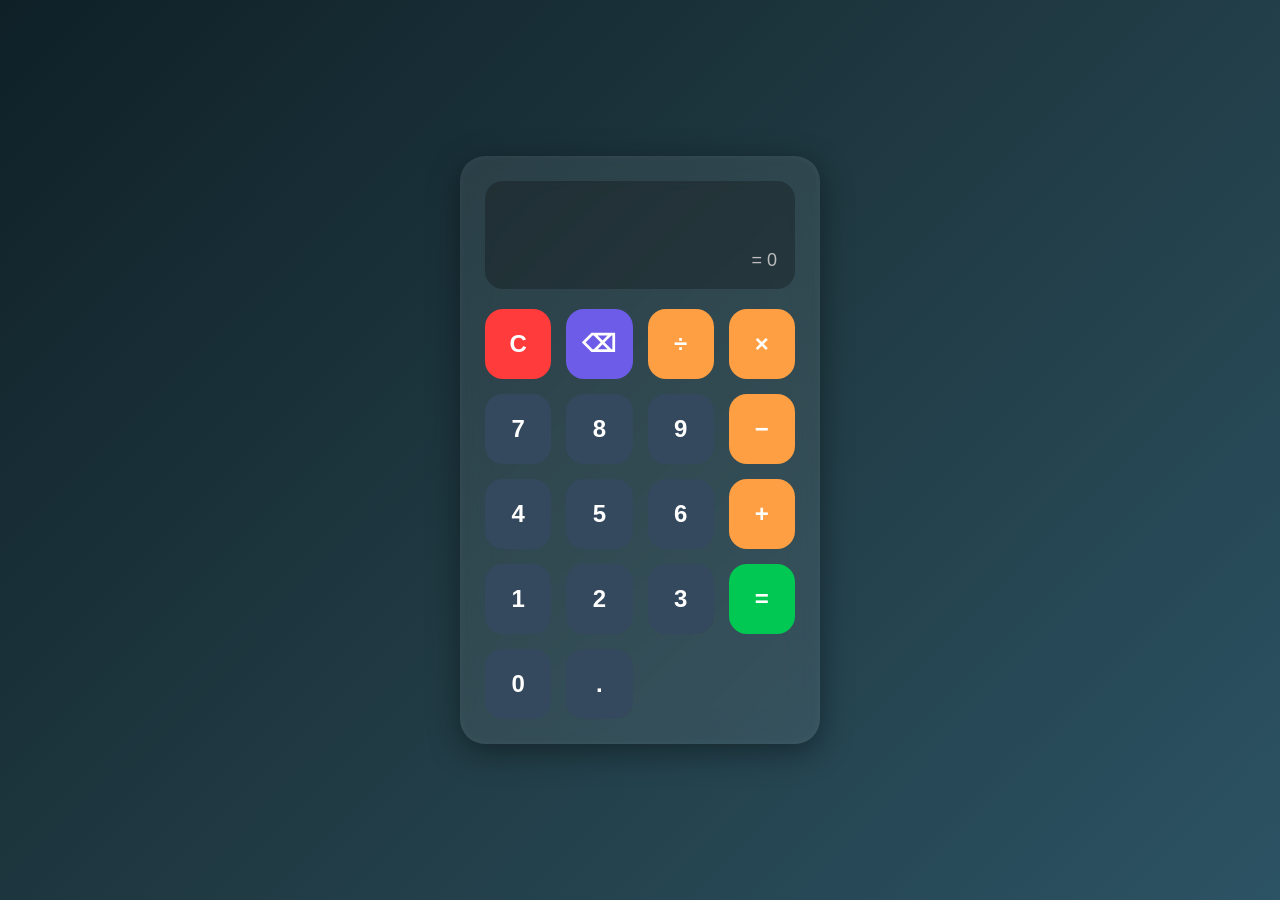
<file: Calculator/index.html>
<!DOCTYPE html>
<html lang="en">
<head>
    <meta charset="UTF-8">
    <meta name="viewport" content="width=device-width, initial-scale=1.0">
    <title>Modern Calculator</title>

    <link rel="stylesheet" href="style.css">
</head>

<body>

<div class="calculator">

    <div class="display-box">

        <input type="text" id="display" readonly>

        <div id="result">= 0</div>

    </div>

    <div class="buttons">

        <button class="clear" onclick="clearDisplay()">C</button>

        <button class="delete" onclick="deleteLast()">⌫</button>

        <button class="operator" onclick="appendValue('/')">÷</button>

        <button class="operator" onclick="appendValue('*')">×</button>

        <button class="number" onclick="appendValue('7')">7</button>

        <button class="number" onclick="appendValue('8')">8</button>

        <button class="number" onclick="appendValue('9')">9</button>

        <button class="operator" onclick="appendValue('-')">−</button>

        <button class="number" onclick="appendValue('4')">4</button>

        <button class="number" onclick="appendValue('5')">5</button>

        <button class="number" onclick="appendValue('6')">6</button>

        <button class="operator" onclick="appendValue('+')">+</button>

        <button class="number" onclick="appendValue('1')">1</button>

        <button class="number" onclick="appendValue('2')">2</button>

        <button class="number" onclick="appendValue('3')">3</button>

        <button class="equal" onclick="calculate()">=</button>

        <button class="number" onclick="appendValue('0')">0</button>

        <button class="number" onclick="appendValue('.')">.</button>

    </div>

</div>

<script src="script.js"></script>

</body>
</html>
</file>
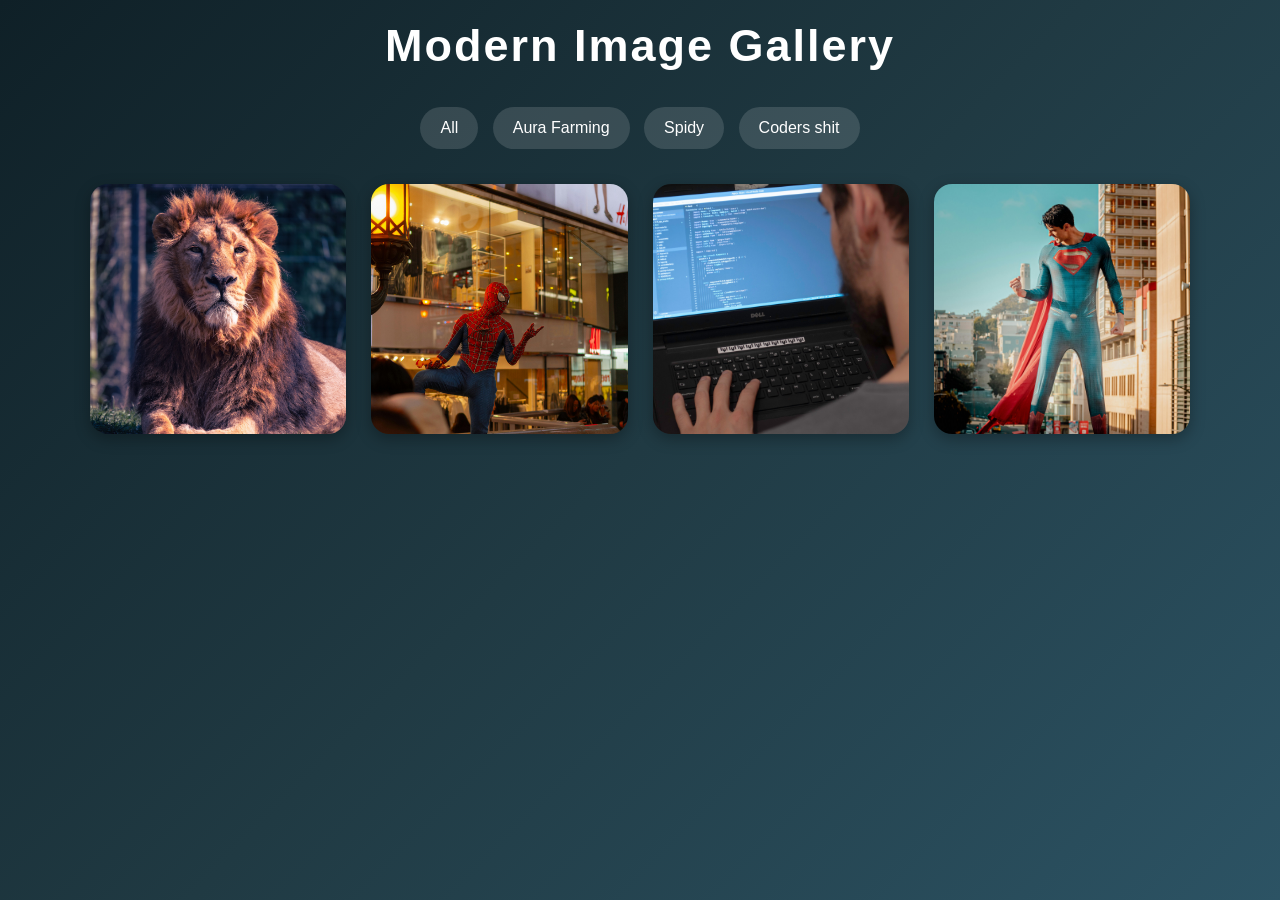
<file: Image_Gallery/index.html>
<!DOCTYPE html>
<html lang="en">

<head>
    <meta charset="UTF-8">
    <meta name="viewport" content="width=device-width, initial-scale=1.0">
    <title>Modern Image Gallery</title>

    <link rel="stylesheet" href="style.css">
</head>

<body>

    <h1>Modern Image Gallery</h1>

    <div class="filter-buttons">

        <button onclick="filterImages('all')">All</button>

        <button onclick="filterImages('fruit')">Aura Farming</button>

        <button onclick="filterImages('nature')">Spidy</button>

        <button onclick="filterImages('city')">Coders shit</button>

    </div>

    <div class="gallery">

        <img src="images/img1.jpg"
             class="gallery-item fruit"
             onclick="openLightbox(0)">

        <img src="images/img2.jpg"
             class="gallery-item nature"
             onclick="openLightbox(1)">

        <img src="images/img3.jpg"
             class="gallery-item city"
             onclick="openLightbox(2)">

        <img src="images/img4.jpg"
             class="gallery-item fruit"
             onclick="openLightbox(3)">

    </div>

    <div class="lightbox" id="lightbox">

        <span class="close" onclick="closeLightbox()">×</span>

        <button class="prev" onclick="changeSlide(-1)">❮</button>

        <img id="lightbox-img">

        <button class="next" onclick="changeSlide(1)">❯</button>

    </div>

    <script src="script.js"></script>

</body>
</html>
</file>
<file: Calculator/style.css>
*{
    margin:0;
    padding:0;
    box-sizing:border-box;
    font-family:Arial, sans-serif;
}

body{
    height:100vh;
    display:flex;
    justify-content:center;
    align-items:center;
    background:linear-gradient(135deg,#0f2027,#203a43,#2c5364);
}

.calculator{

    width:360px;

    padding:25px;

    border-radius:25px;

    background:rgba(255,255,255,0.08);

    backdrop-filter:blur(15px);

    box-shadow:
        0 8px 32px rgba(0,0,0,0.4),
        inset 0 0 10px rgba(255,255,255,0.05);
}

.display-box{

    background:rgba(0,0,0,0.25);

    border-radius:18px;

    padding:18px;

    margin-bottom:20px;
}

#display{

    width:100%;

    border:none;

    background:transparent;

    color:white;

    font-size:38px;

    text-align:right;

    outline:none;
}

#result{

    color:#bdbdbd;

    font-size:18px;

    text-align:right;

    margin-top:8px;
}

.buttons{

    display:grid;

    grid-template-columns:repeat(4,1fr);

    gap:15px;
}

button{

    height:70px;

    border:none;

    border-radius:18px;

    font-size:24px;

    cursor:pointer;

    transition:all 0.2s ease;

    font-weight:bold;

    color:white;
}

button:hover{

    transform:translateY(-3px) scale(1.03);

    box-shadow:0 5px 15px rgba(0,0,0,0.4);
}

button:active{

    transform:scale(0.95);
}

.number{

    background:#34495e;
}

.operator{

    background:#ff9f43;
}

.equal{

    background:#00c853;
}

.clear{

    background:#ff3b3b;
}

.delete{

    background:#6c5ce7;
}

@media(max-width:400px){

    .calculator{
        width:95%;
    }

    button{
        height:60px;
        font-size:20px;
    }

    #display{
        font-size:30px;
    }
}
</file>
<file: Image_Gallery/style.css>
*{
    margin:0;
    padding:0;
    box-sizing:border-box;
    font-family:Arial, sans-serif;
}

body{

    background:linear-gradient(135deg,#0f2027,#203a43,#2c5364);

    color:white;

    text-align:center;

    padding:20px;

    min-height:100vh;
}

h1{

    margin-bottom:30px;

    font-size:45px;

    letter-spacing:2px;

    animation:fadeIn 1s ease;
}

.filter-buttons{

    margin-bottom:30px;
}

.filter-buttons button{

    padding:12px 20px;

    margin:5px;

    border:none;

    border-radius:25px;

    background:#ffffff22;

    color:white;

    cursor:pointer;

    font-size:16px;

    transition:0.3s;
}

.filter-buttons button:hover{

    background:white;

    color:black;

    transform:scale(1.05);
}

.gallery{

    display:grid;

    grid-template-columns:repeat(auto-fit,minmax(250px,1fr));

    gap:25px;

    max-width:1100px;

    margin:auto;
}

.gallery img{

    width:100%;

    height:250px;

    object-fit:cover;

    border-radius:18px;

    cursor:pointer;

    transition:
        transform 0.4s ease,
        box-shadow 0.4s ease,
        filter 0.4s ease;

    box-shadow:0 5px 15px rgba(0,0,0,0.3);
}

.gallery img:hover{

    transform:scale(1.06) rotate(1deg);

    box-shadow:0 10px 25px rgba(255,255,255,0.3);

    filter:brightness(1.1);
}

.lightbox{

    display:none;

    position:fixed;

    top:0;
    left:0;

    width:100%;
    height:100%;

    background:rgba(0,0,0,0.92);

    justify-content:center;
    align-items:center;

    animation:fadeIn 0.4s ease;
}

.lightbox img{

    width:80%;

    max-width:850px;

    border-radius:15px;

    animation:zoomIn 0.4s ease;

    box-shadow:0 10px 40px rgba(255,255,255,0.15);
}

.close{

    position:absolute;

    top:20px;
    right:40px;

    font-size:55px;

    cursor:pointer;

    color:white;

    transition:0.3s;
}

.close:hover{

    transform:scale(1.2);

    color:#ff5252;
}

.prev,
.next{

    position:absolute;

    top:50%;

    transform:translateY(-50%);

    background:rgba(255,255,255,0.15);

    border:none;

    color:white;

    font-size:40px;

    padding:15px 22px;

    cursor:pointer;

    border-radius:15px;

    transition:0.3s;
}

.prev:hover,
.next:hover{

    background:white;

    color:black;

    transform:translateY(-50%) scale(1.1);
}

.prev{
    left:30px;
}

.next{
    right:30px;
}

@keyframes fadeIn{

    from{
        opacity:0;
    }

    to{
        opacity:1;
    }
}

@keyframes zoomIn{

    from{

        transform:scale(0.7);

        opacity:0;
    }

    to{

        transform:scale(1);

        opacity:1;
    }
}


@media(max-width:900px){

    .gallery{

        grid-template-columns:repeat(2,1fr);
    }

    h1{

        font-size:36px;
    }
}

@media(max-width:600px){

    h1{

        font-size:28px;
    }

    .gallery{

        grid-template-columns:1fr;
    }

    .gallery img{

        height:220px;
    }

    .lightbox img{

        width:95%;
    }

    .prev,
    .next{

        font-size:28px;

        padding:10px 14px;
    }

    .close{

        font-size:40px;

        top:10px;

        right:20px;
    }
}

@media(max-width:400px){

    h1{

        font-size:24px;
    }

    .gallery img{

        height:180px;
    }
}
</file>
